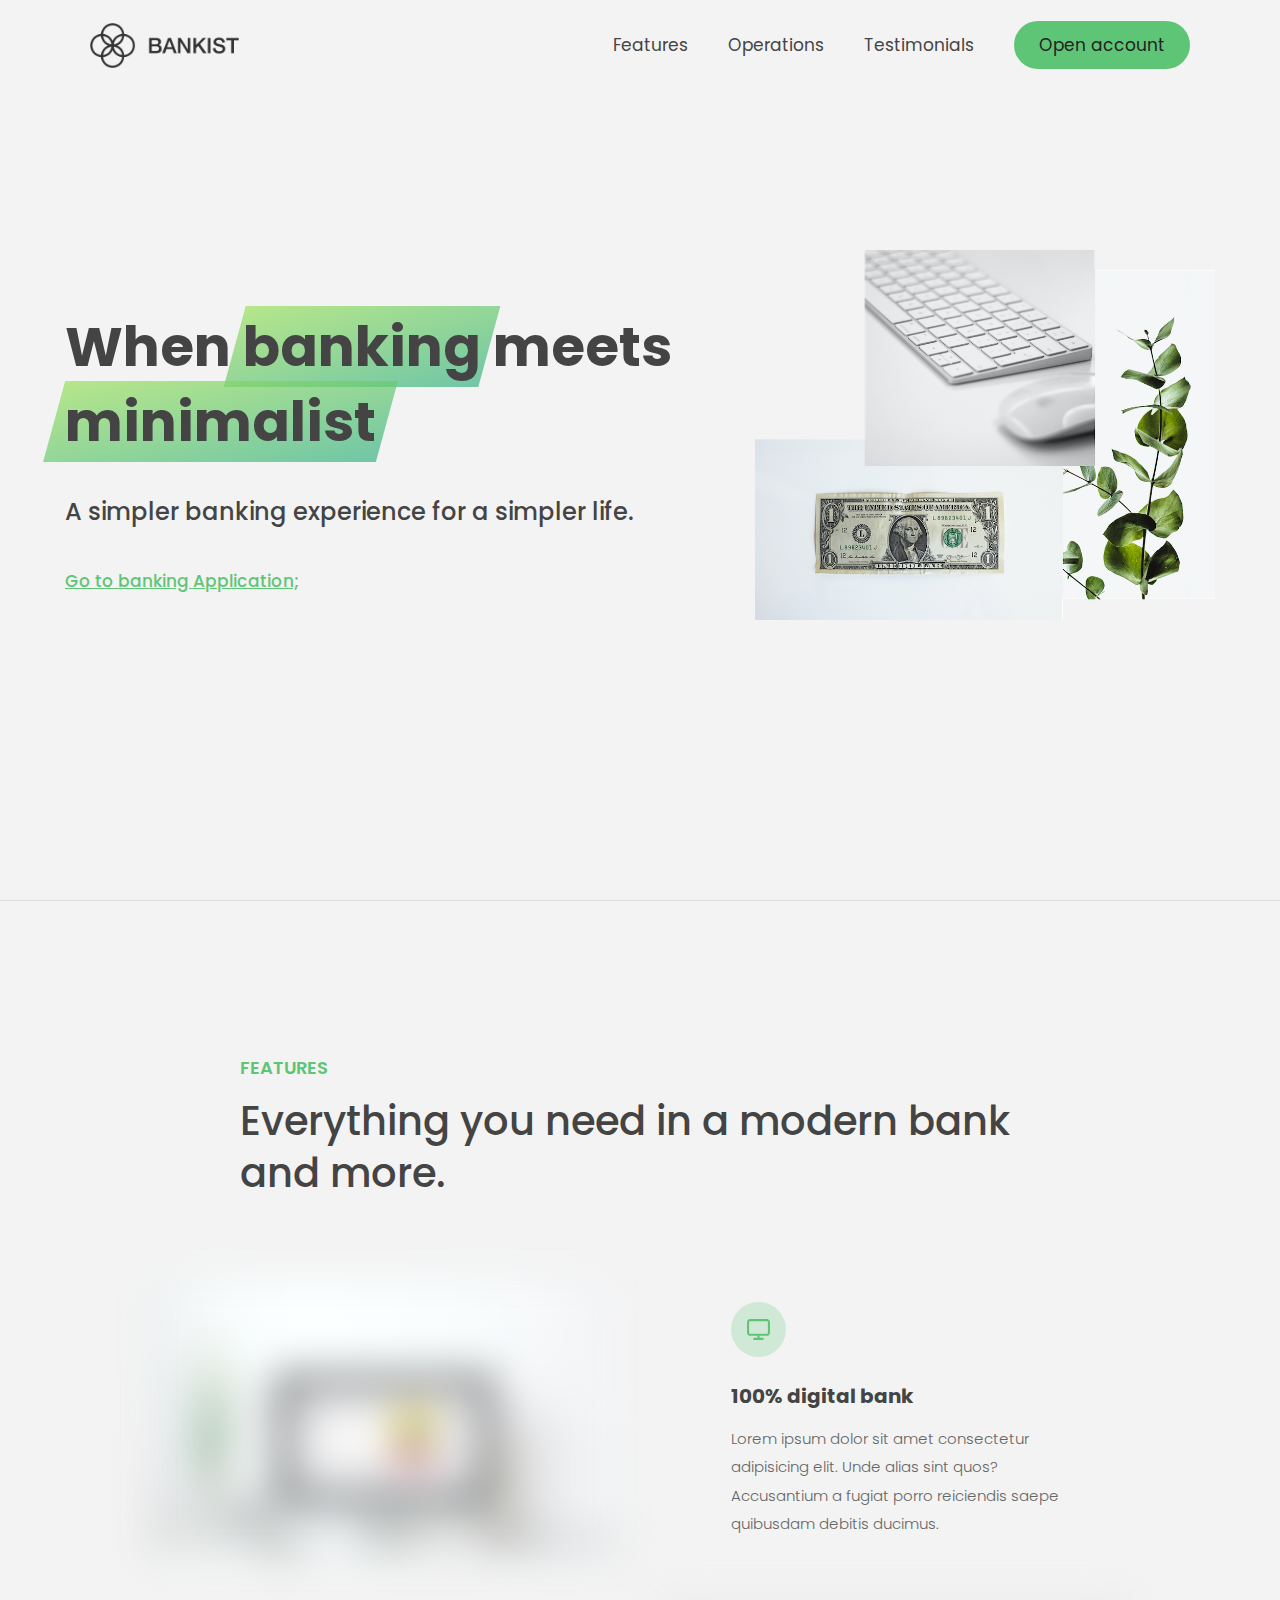
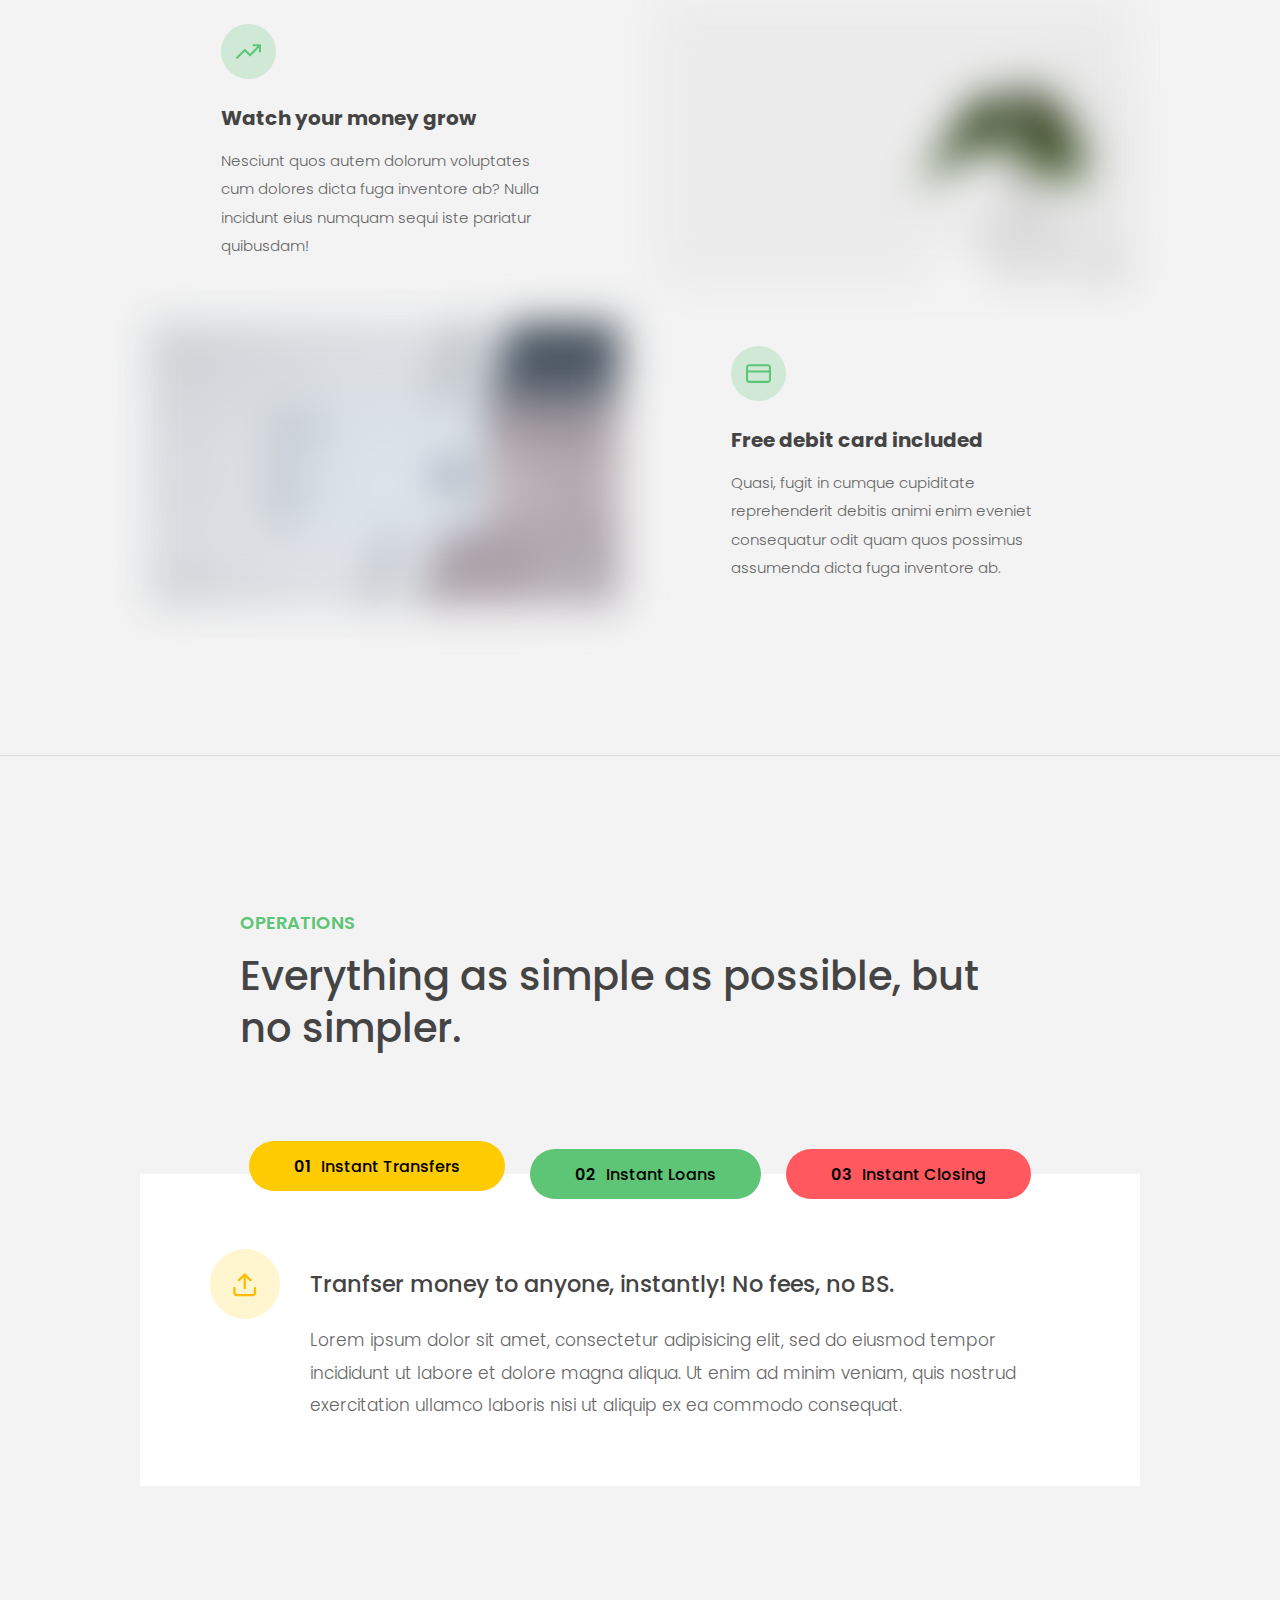
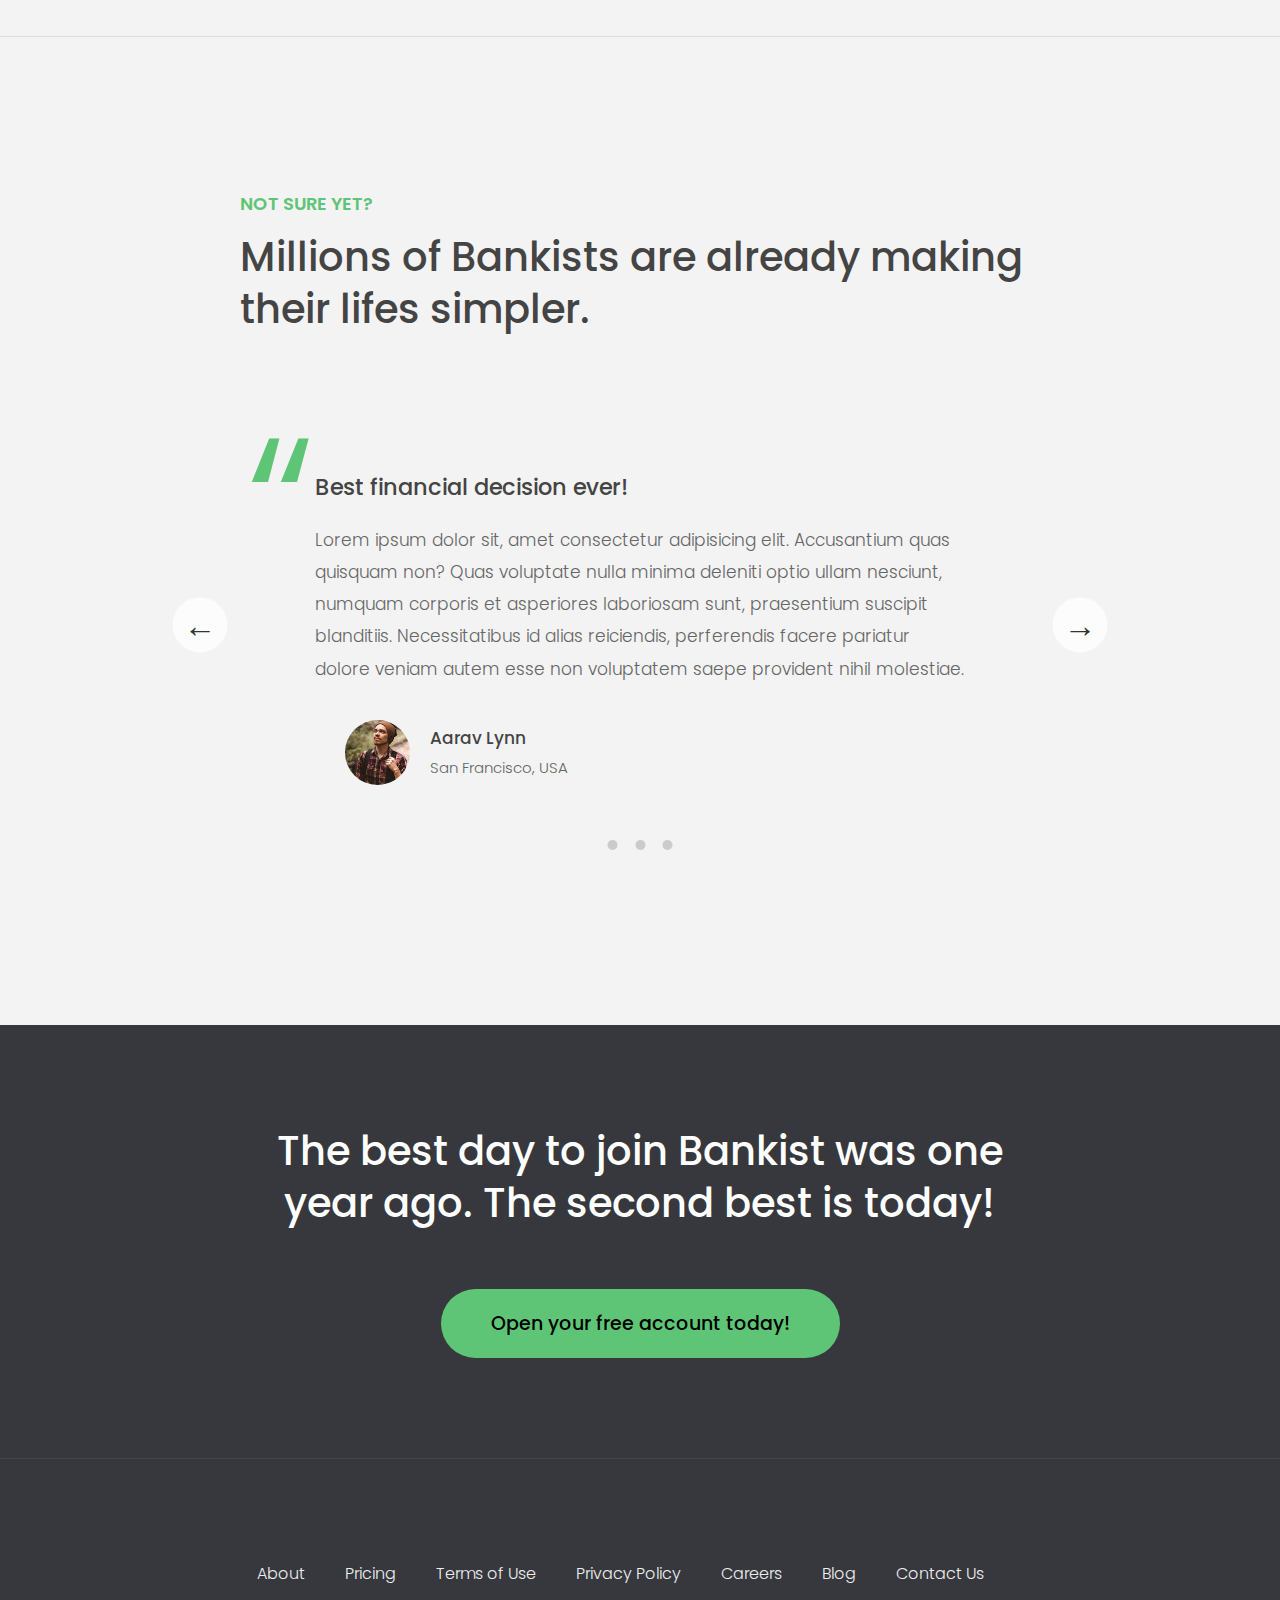
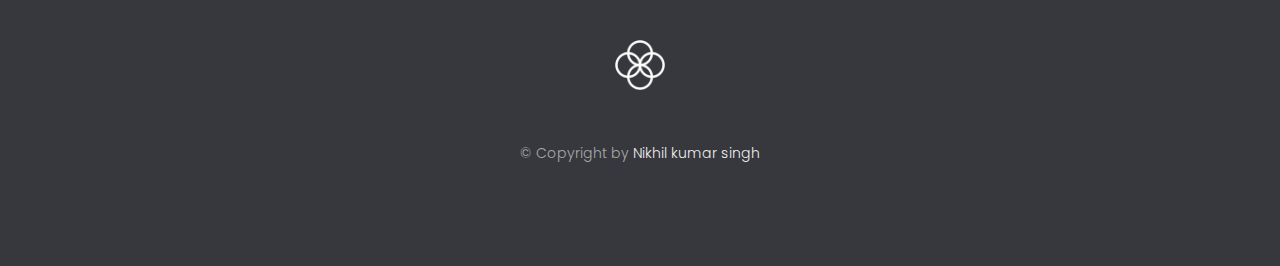
<file: index.html>
<!DOCTYPE html>
<html lang="en">

<head>
  <meta charset="UTF-8" />
  <meta name="viewport" content="width=device-width, initial-scale=1.0" />
  <meta http-equiv="X-UA-Compatible" content="ie=edge" />
  <link rel="shortcut icon" type="image/png" href="img/icon.png" />

  <link href="https://fonts.googleapis.com/css?family=Poppins:300,400,500,600&display=swap" rel="stylesheet" />
  <link rel="stylesheet" href="style.css" />
  <title>Bankist | When Banking meets Minimalist</title>
</head>

<body>
  <header class="header">
    <nav class="nav">
      <img src="img/logo.png" alt="Bankist logo" class="nav__logo" id="logo" data-version-number="3" />
      <ul class="nav__links">
        <li class="nav__item">
          <a class="nav__link" href="#section--1">Features</a>
        </li>
        <li class="nav__item">
          <a class="nav__link" href="#section--2">Operations</a>
        </li>
        <li class="nav__item">
          <a class="nav__link" href="#section--3">Testimonials</a>
        </li>
        <li class="nav__item">
          <a class="nav__link nav__link--btn btn--show-modal" href="#">Open account</a>
        </li>
      </ul>
    </nav>

    <div class="header__title">
      <h1>
        When
        <!-- Green highlight effect -->
        <span class="highlight">banking</span>
        meets<br />
        <span class="highlight">minimalist</span>
      </h1>
      <h4>A simpler banking experience for a simpler life.</h4>
      <a class="btn--text btn--scroll-to" href="bankFeature.html">Go to banking Application;</a>
      <img src="img/hero.png" class="header__img" alt="Minimalist bank items" />
    </div>
  </header>

  <section class="section" id="section--1">
    <div class="section__title">
      <h2 class="section__description">Features</h2>
      <h3 class="section__header">
        Everything you need in a modern bank and more.
      </h3>
    </div>

    <div class="features">
      <img src="img/digital-lazy.jpg" data-src="img/digital.jpg" alt="Computer" class="features__img lazy-img" />
      <div class="features__feature">
        <div class="features__icon">
          <svg>
            <use xlink:href="img/icons.svg#icon-monitor"></use>
          </svg>
        </div>
        <h5 class="features__header">100% digital bank</h5>
        <p>
          Lorem ipsum dolor sit amet consectetur adipisicing elit. Unde alias
          sint quos? Accusantium a fugiat porro reiciendis saepe quibusdam
          debitis ducimus.
        </p>
      </div>

      <div class="features__feature">
        <div class="features__icon">
          <svg>
            <use xlink:href="img/icons.svg#icon-trending-up"></use>
          </svg>
        </div>
        <h5 class="features__header">Watch your money grow</h5>
        <p>
          Nesciunt quos autem dolorum voluptates cum dolores dicta fuga
          inventore ab? Nulla incidunt eius numquam sequi iste pariatur
          quibusdam!
        </p>
      </div>
      <img src="img/grow-lazy.jpg" data-src="img/grow.jpg" alt="Plant" class="features__img lazy-img" />

      <img src="img/card-lazy.jpg" data-src="img/card.jpg" alt="Credit card" class="features__img lazy-img" />
      <div class="features__feature">
        <div class="features__icon">
          <svg>
            <use xlink:href="img/icons.svg#icon-credit-card"></use>
          </svg>
        </div>
        <h5 class="features__header">Free debit card included</h5>
        <p>
          Quasi, fugit in cumque cupiditate reprehenderit debitis animi enim
          eveniet consequatur odit quam quos possimus assumenda dicta fuga
          inventore ab.
        </p>
      </div>
    </div>
  </section>

  <section class="section" id="section--2">

    <div class="section__title">
      <h2 class="section__description">Operations</h2>
      <h3 class="section__header">
        Everything as simple as possible, but no simpler.
      </h3>
    </div>

    <div class="operations">
      <div class="operations__tab-container">
        <button class="btn operations__tab operations__tab--1 operations__tab--active" data-tab="1">
          <span>01</span>Instant Transfers
        </button>
        <button class="btn operations__tab operations__tab--2" data-tab="2">
          <span>02</span>Instant Loans
        </button>
        <button class="btn operations__tab operations__tab--3" data-tab="3">
          <span>03</span>Instant Closing
        </button>
      </div>

      <div class="operations__content operations__content--1 operations__content--active">
        <div class="operations__icon operations__icon--1">
          <svg>
            <use xlink:href="img/icons.svg#icon-upload"></use>
          </svg>
        </div>
        <h5 class="operations__header">
          Tranfser money to anyone, instantly! No fees, no BS.
        </h5>
        <p>
          Lorem ipsum dolor sit amet, consectetur adipisicing elit, sed do
          eiusmod tempor incididunt ut labore et dolore magna aliqua. Ut enim
          ad minim veniam, quis nostrud exercitation ullamco laboris nisi ut
          aliquip ex ea commodo consequat.
        </p>
      </div>

      <div class="operations__content operations__content--2">
        <div class="operations__icon operations__icon--2">
          <svg>
            <use xlink:href="img/icons.svg#icon-home"></use>
          </svg>
        </div>
        <h5 class="operations__header">
          Buy a home or make your dreams come true, with instant loans.
        </h5>
        <p>
          Duis aute irure dolor in reprehenderit in voluptate velit esse
          cillum dolore eu fugiat nulla pariatur. Excepteur sint occaecat
          cupidatat non proident, sunt in culpa qui officia deserunt mollit
          anim id est laborum.
        </p>
      </div>

      <div class="operations__content operations__content--3">
        <div class="operations__icon operations__icon--3">
          <svg>
            <use xlink:href="img/icons.svg#icon-user-x"></use>
          </svg>
        </div>
        <h5 class="operations__header">
          No longer need your account? No problem! Close it instantly.
        </h5>
        <p>
          Excepteur sint occaecat cupidatat non proident, sunt in culpa qui
          officia deserunt mollit anim id est laborum. Ut enim ad minim
          veniam, quis nostrud exercitation ullamco laboris nisi ut aliquip ex
          ea commodo consequat.
        </p>
      </div>

    </div>
  </section>

  <section class="section" id="section--3">
    <div class="section__title section__title--testimonials">
      <h2 class="section__description">Not sure yet?</h2>
      <h3 class="section__header">
        Millions of Bankists are already making their lifes simpler.
      </h3>
    </div>

    <div class="slider">
      <div class="slide slide--1">
        <div class="testimonial">
          <h5 class="testimonial__header">Best financial decision ever!</h5>
          <blockquote class="testimonial__text">
            Lorem ipsum dolor sit, amet consectetur adipisicing elit.
            Accusantium quas quisquam non? Quas voluptate nulla minima
            deleniti optio ullam nesciunt, numquam corporis et asperiores
            laboriosam sunt, praesentium suscipit blanditiis. Necessitatibus
            id alias reiciendis, perferendis facere pariatur dolore veniam
            autem esse non voluptatem saepe provident nihil molestiae.
          </blockquote>
          <address class="testimonial__author">
            <img src="img/user-1.jpg" alt="" class="testimonial__photo" />
            <h6 class="testimonial__name">Aarav Lynn</h6>
            <p class="testimonial__location">San Francisco, USA</p>
          </address>
        </div>
      </div>

      <div class="slide slide--2">
        <div class="testimonial">
          <h5 class="testimonial__header">
            The last step to becoming a complete minimalist
          </h5>
          <blockquote class="testimonial__text">
            Quisquam itaque deserunt ullam, quia ea repellendus provident,
            ducimus neque ipsam modi voluptatibus doloremque, corrupti
            laborum. Incidunt numquam perferendis veritatis neque repellendus.
            Lorem, ipsum dolor sit amet consectetur adipisicing elit. Illo
            deserunt exercitationem deleniti.
          </blockquote>
          <address class="testimonial__author">
            <img src="img/user-2.jpg" alt="" class="testimonial__photo" />
            <h6 class="testimonial__name">Miyah Miles</h6>
            <p class="testimonial__location">London, UK</p>
          </address>
        </div>
      </div>

      <div class="slide slide--3">
        <div class="testimonial">
          <h5 class="testimonial__header">
            Finally free from old-school banks
          </h5>
          <blockquote class="testimonial__text">
            Debitis, nihil sit minus suscipit magni aperiam vel tenetur
            incidunt commodi architecto numquam omnis nulla autem,
            necessitatibus blanditiis modi similique quidem. Odio aliquam
            culpa dicta beatae quod maiores ipsa minus consequatur error sunt,
            deleniti saepe aliquid quos inventore sequi. Necessitatibus id
            alias reiciendis, perferendis facere.
          </blockquote>
          <address class="testimonial__author">
            <img src="img/user-3.jpg" alt="" class="testimonial__photo" />
            <h6 class="testimonial__name">Francisco Gomes</h6>
            <p class="testimonial__location">Lisbon, Portugal</p>
          </address>
        </div>
      </div>

      <!-- <div class="slide"><img src="img/img-1.jpg" alt="Photo 1" /></div>
      <div class="slide"><img src="img/img-2.jpg" alt="Photo 2" /></div>
      <div class="slide"><img src="img/img-3.jpg" alt="Photo 3" /></div>
      <div class="slide"><img src="img/img-4.jpg" alt="Photo 4" /></div> -->
      <button class="slider__btn slider__btn--left">&larr;</button>
      <button class="slider__btn slider__btn--right">&rarr;</button>
      <div class="dots"></div>
    </div>
  </section>

  <section class="section section--sign-up">
    <div class="section__title">
      <h3 class="section__header">
        The best day to join Bankist was one year ago. The second best is
        today!
      </h3>
    </div>
    <button class="btn btn--show-modal">Open your free account today!</button>
  </section>

  <footer class="footer">
    <ul class="footer__nav">
      <li class="footer__item">
        <a class="footer__link" href="#">About</a>
      </li>
      <li class="footer__item">
        <a class="footer__link" href="#">Pricing</a>
      </li>
      <li class="footer__item">
        <a class="footer__link" href="#">Terms of Use</a>
      </li>
      <li class="footer__item">
        <a class="footer__link" href="#">Privacy Policy</a>
      </li>
      <li class="footer__item">
        <a class="footer__link" href="#">Careers</a>
      </li>
      <li class="footer__item">
        <a class="footer__link" href="#">Blog</a>
      </li>
      <li class="footer__item">
        <a class="footer__link" href="#">Contact Us</a>
      </li>
    </ul>
    <img src="img/icon.png" alt="Logo" class="footer__logo" />
    <p class="footer__copyright">
      &copy; Copyright by
      <a class="footer__link twitter-link" target="_blank" href="https://github.com/nikhil2060">Nikhil kumar
        singh</a>
    </p>
  </footer>

  <div class="modal hidden">
    <button class="btn--close-modal">&times;</button>
    <h2 class="modal__header">
      Open your bank account <br />
      in just <span class="highlight">5 minutes</span>
    </h2>
    <form class="modal__form">
      <label>First Name</label>
      <input type="text" />
      <label>Last Name</label>
      <input type="text" />
      <label>Email Address</label>
      <input type="email" />
      <button class="btn">Next step &rarr;</button>
    </form>
  </div>
  <div class="overlay hidden"></div>

  <script src="script.js"></script>
</body>

</html>
</file>
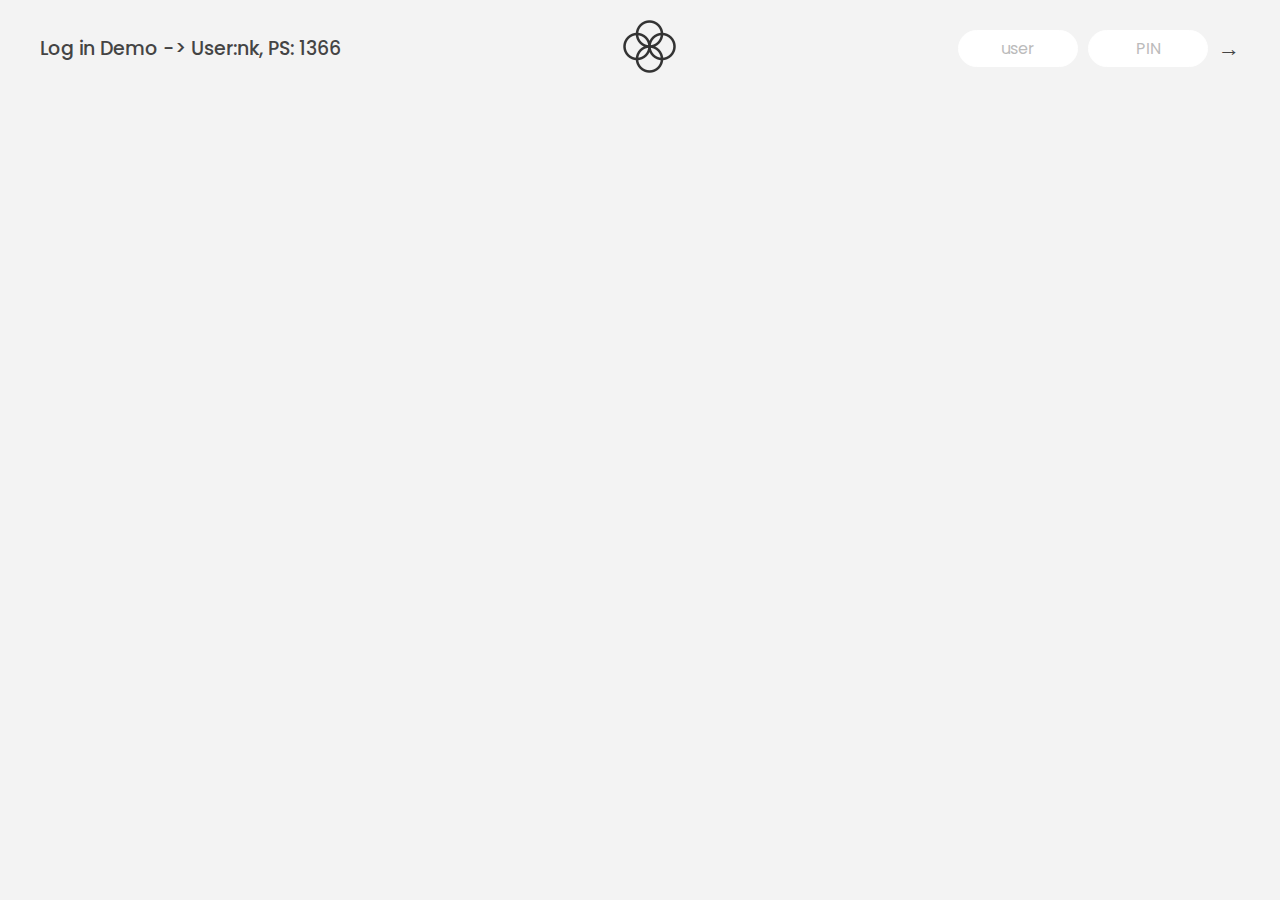
<file: bankFeature.html>
<!DOCTYPE html>
<html lang="en">

<head>
  <meta charset="UTF-8" />
  <meta name="viewport" content="width=device-width, initial-scale=1.0" />
  <meta http-equiv="X-UA-Compatible" content="ie=edge" />
  <link rel="shortcut icon" type="image/png" href="/icon.png" />

  <link href="https://fonts.googleapis.com/css?family=Poppins:400,500,600&display=swap" rel="stylesheet" />

  <link rel="stylesheet" href="bankFeature.css" />
  <title>Bankist</title>
</head>


<body>
  <!-- TOP NAVIGATION -->
  <nav>
    <p class="welcome">Log in Demo -> User:nk, PS: 1366</p>
    <a href="index.html"><img src="logo.png" alt="Logo" class="logo" /></a>
    <form class="login">
      <input type="text" placeholder="user" class="login__input login__input--user" />
      <!-- In practice, use type="password" -->
      <input type="text" placeholder="PIN" maxlength="4" class="login__input login__input--pin" />
      <button class="login__btn">&rarr;</button>
    </form>
  </nav>

  <main class="app">
    <!-- BALANCE -->
    <div class="balance">
      <div>
        <p class="balance__label">Current balance</p>
        <p class="balance__date">
          As of <span class="date">05/03/2037</span>
        </p>
      </div>
      <p class="balance__value">0000€</p>
    </div>

    <!-- MOVEMENTS -->
    <div class="movements">
      <!-- <div class="movements__row">
        <div class="movements__type movements__type--deposit">2 deposit</div>
        <div class="movements__date">3 days ago</div>
        <div class="movements__value">4 000€</div>
      </div>
      <div class="movements__row">
        <div class="movements__type movements__type--withdrawal">
          1 withdrawal
        </div>
        <div class="movements__date">24/01/2037</div>
        <div class="movements__value">-378€</div>
      </div> -->
    </div>

    <!-- SUMMARY -->
    <div class="summary">
      <p class="summary__label">In</p>
      <p class="summary__value summary__value--in">0000€</p>
      <p class="summary__label">Out</p>
      <p class="summary__value summary__value--out">0000€</p>
      <p class="summary__label">Interest</p>
      <p class="summary__value summary__value--interest">0000€</p>
      <button class="btn--sort">&downarrow; SORT</button>
    </div>

    <!-- OPERATION: TRANSFERS -->
    <div class="operation operation--transfer">
      <h2>Transfer money</h2>
      <form class="form form--transfer">
        <input type="text" class="form__input form__input--to" />
        <input type="number" class="form__input form__input--amount" />
        <button class="form__btn form__btn--transfer">&rarr;</button>
        <label class="form__label">Transfer to</label>
        <label class="form__label">Amount</label>
      </form>
    </div>

    <!-- OPERATION: LOAN -->
    <div class="operation operation--loan">
      <h2>Request loan</h2>
      <form class="form form--loan">
        <input type="number" class="form__input form__input--loan-amount" />
        <button class="form__btn form__btn--loan">&rarr;</button>
        <label class="form__label form__label--loan">Amount</label>
      </form>
    </div>

    <!-- OPERATION: CLOSE -->
    <div class="operation operation--close">
      <h2>Close account</h2>
      <form class="form form--close">
        <input type="text" class="form__input form__input--user" />
        <input type="password" maxlength="6" class="form__input form__input--pin" />
        <button class="form__btn form__btn--close">&rarr;</button>
        <label class="form__label">Confirm user</label>
        <label class="form__label">Confirm PIN</label>
      </form>
    </div>

    <!-- LOGOUT TIMER -->
    <p class="logout-timer">
      You will be logged out in <span class="timer">05:00</span>
    </p>
  </main>

  <script src="bankFeature.js"></script>
</body>

</html>
</file>
<file: style.css>
/* The page is NOT responsive. You can implement responsiveness yourself if you wanna have some fun 😃 */

:root {
  --color-primary: #5ec576;
  --color-secondary: #ffcb03;
  --color-tertiary: #ff585f;
  --color-primary-darker: #4bbb7d;
  --color-secondary-darker: #ffbb00;
  --color-tertiary-darker: #fd424b;
  --color-primary-opacity: #5ec5763a;
  --color-secondary-opacity: #ffcd0331;
  --color-tertiary-opacity: #ff58602d;
  --gradient-primary: linear-gradient(to top left, #39b385, #9be15d);
  --gradient-secondary: linear-gradient(to top left, #ffb003, #ffcb03);
}

* {
  margin: 0;
  padding: 0;
  box-sizing: inherit;
}

html {
  font-size: 62.5%;
  box-sizing: border-box;
}

body {
  font-family: 'Poppins', sans-serif;
  font-weight: 300;
  color: #444;
  line-height: 1.9;
  background-color: #f3f3f3;
}

/* GENERAL ELEMENTS */
.section {
  padding: 15rem 3rem;
  border-top: 1px solid #ddd;

  transition: transform 1s, opacity 1s;
}

.section--hidden {
  opacity: 0;
  transform: translateY(8rem);
}

.section__title {
  max-width: 80rem;
  margin: 0 auto 8rem auto;
}

.section__description {
  font-size: 1.8rem;
  font-weight: 600;
  text-transform: uppercase;
  color: var(--color-primary);
  margin-bottom: 1rem;
}

.section__header {
  font-size: 4rem;
  line-height: 1.3;
  font-weight: 500;
}

.btn {
  display: inline-block;
  background-color: var(--color-primary);
  font-size: 1.6rem;
  font-family: inherit;
  font-weight: 500;
  border: none;
  padding: 1.25rem 4.5rem;
  border-radius: 10rem;
  cursor: pointer;
  transition: all 0.3s;
}

.btn:hover {
  background-color: var(--color-primary-darker);
}

.btn--text {
  display: inline-block;
  background: none;
  font-size: 1.7rem;
  font-family: inherit;
  font-weight: 500;
  color: var(--color-primary);
  border: none;
  /* border-bottom: 1px solid currentColor; */
  padding-bottom: 2px;
  cursor: pointer;
  transition: all 0.3s;
}

p {
  color: #666;
}

/* This is BAD for accessibility! Don't do in the real world! */
button:focus {
  outline: none;
}

img {
  transition: filter 0.5s;
}

.lazy-img {
  filter: blur(20px);
}

/* NAVIGATION */
.nav {
  display: flex;
  justify-content: space-between;
  align-items: center;
  height: 9rem;
  width: 100%;
  padding: 0 6rem;
  z-index: 100;
}

/* nav and stickly class at the same time */
.nav.sticky {
  position: fixed;
  background-color: rgba(255, 255, 255, 0.95);
}

.nav__logo {
  height: 4.5rem;
  transition: all 0.3s;
}

.nav__links {
  display: flex;
  align-items: center;
  list-style: none;
}

.nav__item {
  margin-left: 4rem;
}

.nav__link:link,
.nav__link:visited {
  font-size: 1.7rem;
  font-weight: 400;
  color: inherit;
  text-decoration: none;
  display: block;
  transition: all 0.3s;
}

.nav__link--btn:link,
.nav__link--btn:visited {
  padding: 0.8rem 2.5rem;
  border-radius: 3rem;
  background-color: var(--color-primary);
  color: #222;
}

.nav__link--btn:hover,
.nav__link--btn:active {
  color: inherit;
  background-color: var(--color-primary-darker);
  color: #333;
}

/* HEADER */
.header {
  padding: 0 3rem;
  height: 100vh;
  display: flex;
  flex-direction: column;
  align-items: center;
}

.header__title {
  flex: 1;

  max-width: 115rem;
  display: grid;
  grid-template-columns: 3fr 2fr;
  row-gap: 3rem;
  align-content: center;
  justify-content: center;

  align-items: start;
  justify-items: start;
}

h1 {
  font-size: 5.5rem;
  line-height: 1.35;
}

h4 {
  font-size: 2.4rem;
  font-weight: 500;
}

.header__img {
  width: 100%;
  grid-column: 2 / 3;
  grid-row: 1 / span 4;
  transform: translateY(-6rem);
}

.highlight {
  position: relative;
}

.highlight::after {
  display: block;
  content: '';
  position: absolute;
  bottom: 0;
  left: 0;
  height: 100%;
  width: 100%;
  z-index: -1;
  opacity: 0.7;
  transform: scale(1.07, 1.05) skewX(-15deg);
  background-image: var(--gradient-primary);
}

/* FEATURES */
.features {
  display: grid;
  grid-template-columns: 1fr 1fr;
  gap: 4rem;
  margin: 0 12rem;
}

.features__img {
  width: 100%;
}

.features__feature {
  align-self: center;
  justify-self: center;
  width: 70%;
  font-size: 1.5rem;
}

.features__icon {
  display: flex;
  align-items: center;
  justify-content: center;
  background-color: var(--color-primary-opacity);
  height: 5.5rem;
  width: 5.5rem;
  border-radius: 50%;
  margin-bottom: 2rem;
}

.features__icon svg {
  height: 2.5rem;
  width: 2.5rem;
  fill: var(--color-primary);
}

.features__header {
  font-size: 2rem;
  margin-bottom: 1rem;
}

/* OPERATIONS */
.operations {
  max-width: 100rem;
  margin: 12rem auto 0 auto;

  background-color: #fff;
}

.operations__tab-container {
  display: flex;
  justify-content: center;
}

.operations__tab {
  margin-right: 2.5rem;
  transform: translateY(-50%);
}

.operations__tab span {
  margin-right: 1rem;
  font-weight: 600;
  display: inline-block;
}

.operations__tab--1 {
  background-color: var(--color-secondary);
}

.operations__tab--1:hover {
  background-color: var(--color-secondary-darker);
}

.operations__tab--3 {
  background-color: var(--color-tertiary);
  margin: 0;
}

.operations__tab--3:hover {
  background-color: var(--color-tertiary-darker);
}

.operations__tab--active {
  transform: translateY(-66%);
}

.operations__content {
  display: none;

  /* JUST PRESENTATIONAL */
  font-size: 1.7rem;
  padding: 2.5rem 7rem 6.5rem 7rem;
}

.operations__content--active {
  display: grid;
  grid-template-columns: 7rem 1fr;
  column-gap: 3rem;
  row-gap: 0.5rem;
}

.operations__header {
  font-size: 2.25rem;
  font-weight: 500;
  align-self: center;
}

.operations__icon {
  display: flex;
  align-items: center;
  justify-content: center;
  height: 7rem;
  width: 7rem;
  border-radius: 50%;
}

.operations__icon svg {
  height: 2.75rem;
  width: 2.75rem;
}

.operations__content p {
  grid-column: 2;
}

.operations__icon--1 {
  background-color: var(--color-secondary-opacity);
}
.operations__icon--2 {
  background-color: var(--color-primary-opacity);
}
.operations__icon--3 {
  background-color: var(--color-tertiary-opacity);
}
.operations__icon--1 svg {
  fill: var(--color-secondary-darker);
}
.operations__icon--2 svg {
  fill: var(--color-primary);
}
.operations__icon--3 svg {
  fill: var(--color-tertiary);
}

/* SLIDER */
.slider {
  max-width: 100rem;
  height: 50rem;
  margin: 0 auto;
  position: relative;

  /* IN THE END */
  overflow: hidden;
}

.slide {
  position: absolute;
  top: 0;
  width: 100%;
  height: 50rem;

  display: flex;
  align-items: center;
  justify-content: center;

  /* THIS creates the animation! */
  transition: transform 1s;
}

.slide > img {
  /* Only for images that have different size than slide */
  width: 100%;
  height: 100%;
  object-fit: cover;
}

.slider__btn {
  position: absolute;
  top: 50%;
  z-index: 10;

  border: none;
  background: rgba(255, 255, 255, 0.7);
  font-family: inherit;
  color: #333;
  border-radius: 50%;
  height: 5.5rem;
  width: 5.5rem;
  font-size: 3.25rem;
  cursor: pointer;
}

.slider__btn--left {
  left: 6%;
  transform: translate(-50%, -50%);
}

.slider__btn--right {
  right: 6%;
  transform: translate(50%, -50%);
}

.dots {
  position: absolute;
  bottom: 5%;
  left: 50%;
  transform: translateX(-50%);
  display: flex;
}

.dots__dot {
  border: none;
  background-color: #b9b9b9;
  opacity: 0.7;
  height: 1rem;
  width: 1rem;
  border-radius: 50%;
  margin-right: 1.75rem;
  cursor: pointer;
  transition: all 0.5s;

  /* Only necessary when overlying images */
  /* box-shadow: 0 0.6rem 1.5rem rgba(0, 0, 0, 0.7); */
}

.dots__dot:last-child {
  margin: 0;
}

.dots__dot--active {
  /* background-color: #fff; */
  background-color: #888;
  opacity: 1;
}

/* TESTIMONIALS */
.testimonial {
  width: 65%;
  position: relative;
}

.testimonial::before {
  content: '\201C';
  position: absolute;
  top: -5.7rem;
  left: -6.8rem;
  line-height: 1;
  font-size: 20rem;
  font-family: inherit;
  color: var(--color-primary);
  z-index: -1;
}

.testimonial__header {
  font-size: 2.25rem;
  font-weight: 500;
  margin-bottom: 1.5rem;
}

.testimonial__text {
  font-size: 1.7rem;
  margin-bottom: 3.5rem;
  color: #666;
}

.testimonial__author {
  margin-left: 3rem;
  font-style: normal;

  display: grid;
  grid-template-columns: 6.5rem 1fr;
  column-gap: 2rem;
}

.testimonial__photo {
  grid-row: 1 / span 2;
  width: 6.5rem;
  border-radius: 50%;
}

.testimonial__name {
  font-size: 1.7rem;
  font-weight: 500;
  align-self: end;
  margin: 0;
}

.testimonial__location {
  font-size: 1.5rem;
}

.section__title--testimonials {
  margin-bottom: 4rem;
}

/* SIGNUP */
.section--sign-up {
  background-color: #37383d;
  border-top: none;
  border-bottom: 1px solid #444;
  text-align: center;
  padding: 10rem 3rem;
}

.section--sign-up .section__header {
  color: #fff;
  text-align: center;
}

.section--sign-up .section__title {
  margin-bottom: 6rem;
}

.section--sign-up .btn {
  font-size: 1.9rem;
  padding: 2rem 5rem;
}

/* FOOTER */
.footer {
  padding: 10rem 3rem;
  background-color: #37383d;
}

.footer__nav {
  list-style: none;
  display: flex;
  justify-content: center;
  margin-bottom: 5rem;
}

.footer__item {
  margin-right: 4rem;
}

.footer__link {
  font-size: 1.6rem;
  color: #eee;
  text-decoration: none;
}

.footer__logo {
  height: 5rem;
  display: block;
  margin: 0 auto;
  margin-bottom: 5rem;
}

.footer__copyright {
  font-size: 1.4rem;
  color: #aaa;
  text-align: center;
}

.footer__copyright .footer__link {
  font-size: 1.4rem;
}

/* MODAL WINDOW */
.modal {
  position: fixed;
  top: 50%;
  left: 50%;
  transform: translate(-50%, -50%);
  max-width: 60rem;
  background-color: #f3f3f3;
  padding: 5rem 6rem;
  box-shadow: 0 4rem 6rem rgba(0, 0, 0, 0.3);
  z-index: 1000;
  transition: all 0.5s;
}

.overlay {
  position: fixed;
  top: 0;
  left: 0;
  width: 100%;
  height: 100%;
  background-color: rgba(0, 0, 0, 0.5);
  backdrop-filter: blur(4px);
  z-index: 100;
  transition: all 0.5s;
}

.modal__header {
  font-size: 3.25rem;
  margin-bottom: 4.5rem;
  line-height: 1.5;
}

.modal__form {
  margin: 0 3rem;
  display: grid;
  grid-template-columns: 1fr 2fr;
  align-items: center;
  gap: 2.5rem;
}

.modal__form label {
  font-size: 1.7rem;
  font-weight: 500;
}

.modal__form input {
  font-size: 1.7rem;
  padding: 1rem 1.5rem;
  border: 1px solid #ddd;
  border-radius: 0.5rem;
}

.modal__form button {
  grid-column: 1 / span 2;
  justify-self: center;
  margin-top: 1rem;
}

.btn--close-modal {
  font-family: inherit;
  color: inherit;
  position: absolute;
  top: 0.5rem;
  right: 2rem;
  font-size: 4rem;
  cursor: pointer;
  border: none;
  background: none;
}

.hidden {
  visibility: hidden;
  opacity: 0;
}

/* COOKIE MESSAGE */
.cookie-message {
  display: flex;
  align-items: center;
  justify-content: space-evenly;
  width: 100%;
  background-color: white;
  color: #bbb;
  font-size: 1.5rem;
  font-weight: 400;
}
</file>
<file: bankFeature.css>
/*
 * Use this CSS to learn some intersting techniques,
 * in case you're wondering how I built the UI.
 * Have fun! 😁
 */

* {
  margin: 0;
  padding: 0;
  box-sizing: inherit;
}

html {
  font-size: 62.5%;
  box-sizing: border-box;
}

body {
  font-family: 'Poppins', sans-serif;
  color: #444;
  background-color: #f3f3f3;
  height: 100vh;
  padding: 2rem;
}

nav {
  display: flex;
  justify-content: space-between;
  align-items: center;
  padding: 0 2rem;
}

.welcome {
  font-size: 1.9rem;
  font-weight: 500;
}

.logo {
  height: 5.25rem;
}

.login {
  display: flex;
}

.login__input {
  border: none;
  padding: 0.5rem 2rem;
  font-size: 1.6rem;
  font-family: inherit;
  text-align: center;
  width: 12rem;
  border-radius: 10rem;
  margin-right: 1rem;
  color: inherit;
  border: 1px solid #fff;
  transition: all 0.3s;
}

.login__input:focus {
  outline: none;
  border: 1px solid #ccc;
}

.login__input::placeholder {
  color: #bbb;
}

.login__btn {
  border: none;
  background: none;
  font-size: 2.2rem;
  color: inherit;
  cursor: pointer;
  transition: all 0.3s;
}

.login__btn:hover,
.login__btn:focus,
.btn--sort:hover,
.btn--sort:focus {
  outline: none;
  color: #777;
}

/* MAIN */
.app {
  position: relative;
  max-width: 100rem;
  margin: 4rem auto;
  display: grid;
  grid-template-columns: 4fr 3fr;
  grid-template-rows: auto repeat(3, 15rem) auto;
  gap: 2rem;

  /* NOTE This creates the fade in/out animation */
  opacity: 0;
  transition: all 1s;
}

.balance {
  grid-column: 1 / span 2;
  display: flex;
  align-items: flex-end;
  justify-content: space-between;
  margin-bottom: 2rem;
}

.balance__label {
  font-size: 2.2rem;
  font-weight: 500;
  margin-bottom: -0.2rem;
}

.balance__date {
  font-size: 1.4rem;
  color: #888;
}

.balance__value {
  font-size: 4.5rem;
  font-weight: 400;
}

/* MOVEMENTS */
.movements {
  grid-row: 2 / span 3;
  background-color: #fff;
  border-radius: 1rem;
  overflow: scroll;
}

.movements__row {
  padding: 2.25rem 4rem;
  display: flex;
  align-items: center;
  border-bottom: 1px solid #eee;
}

.movements__type {
  font-size: 1.1rem;
  text-transform: uppercase;
  font-weight: 500;
  color: #fff;
  padding: 0.1rem 1rem;
  border-radius: 10rem;
  margin-right: 2rem;
}

.movements__date {
  font-size: 1.1rem;
  text-transform: uppercase;
  font-weight: 500;
  color: #666;
}

.movements__type--deposit {
  background-image: linear-gradient(to top left, #39b385, #9be15d);
}

.movements__type--withdrawal {
  background-image: linear-gradient(to top left, #e52a5a, #ff585f);
}

.movements__value {
  font-size: 1.7rem;
  margin-left: auto;
}

/* SUMMARY */
.summary {
  grid-row: 5 / 6;
  display: flex;
  align-items: baseline;
  padding: 0 0.3rem;
  margin-top: 1rem;
}

.summary__label {
  font-size: 1.2rem;
  font-weight: 500;
  text-transform: uppercase;
  margin-right: 0.8rem;
}

.summary__value {
  font-size: 2.2rem;
  margin-right: 2.5rem;
}

.summary__value--in,
.summary__value--interest {
  color: #66c873;
}

.summary__value--out {
  color: #f5465d;
}

.btn--sort {
  margin-left: auto;
  border: none;
  background: none;
  font-size: 1.3rem;
  font-weight: 500;
  cursor: pointer;
}

/* OPERATIONS */
.operation {
  border-radius: 1rem;
  padding: 3rem 4rem;
  color: #333;
}

.operation--transfer {
  background-image: linear-gradient(to top left, #ffb003, #ffcb03);
}

.operation--loan {
  background-image: linear-gradient(to top left, #39b385, #9be15d);
}

.operation--close {
  background-image: linear-gradient(to top left, #e52a5a, #ff585f);
}

h2 {
  margin-bottom: 1.5rem;
  font-size: 1.7rem;
  font-weight: 600;
  color: #333;
}

.form {
  display: grid;
  grid-template-columns: 2.5fr 2.5fr 1fr;
  grid-template-rows: auto auto;
  gap: 0.4rem 1rem;
}

/* Exceptions for interst */
.form.form--loan {
  grid-template-columns: 2.5fr 1fr 2.5fr;
}
.form__label--loan {
  grid-row: 2;
}
/* End exceptions */

.form__input {
  width: 100%;
  border: none;
  background-color: rgba(255, 255, 255, 0.4);
  font-family: inherit;
  font-size: 1.5rem;
  text-align: center;
  color: #333;
  padding: 0.3rem 1rem;
  border-radius: 0.7rem;
  transition: all 0.3s;
}

.form__input:focus {
  outline: none;
  background-color: rgba(255, 255, 255, 0.6);
}

.form__label {
  font-size: 1.3rem;
  text-align: center;
}

.form__btn {
  border: none;
  border-radius: 0.7rem;
  font-size: 1.8rem;
  background-color: #fff;
  cursor: pointer;
  transition: all 0.3s;
}

.form__btn:focus {
  outline: none;
  background-color: rgba(255, 255, 255, 0.8);
}

.logout-timer {
  padding: 0 0.3rem;
  margin-top: 1.9rem;
  text-align: right;
  font-size: 1.25rem;
}

.timer {
  font-weight: 600;
}
</file>
